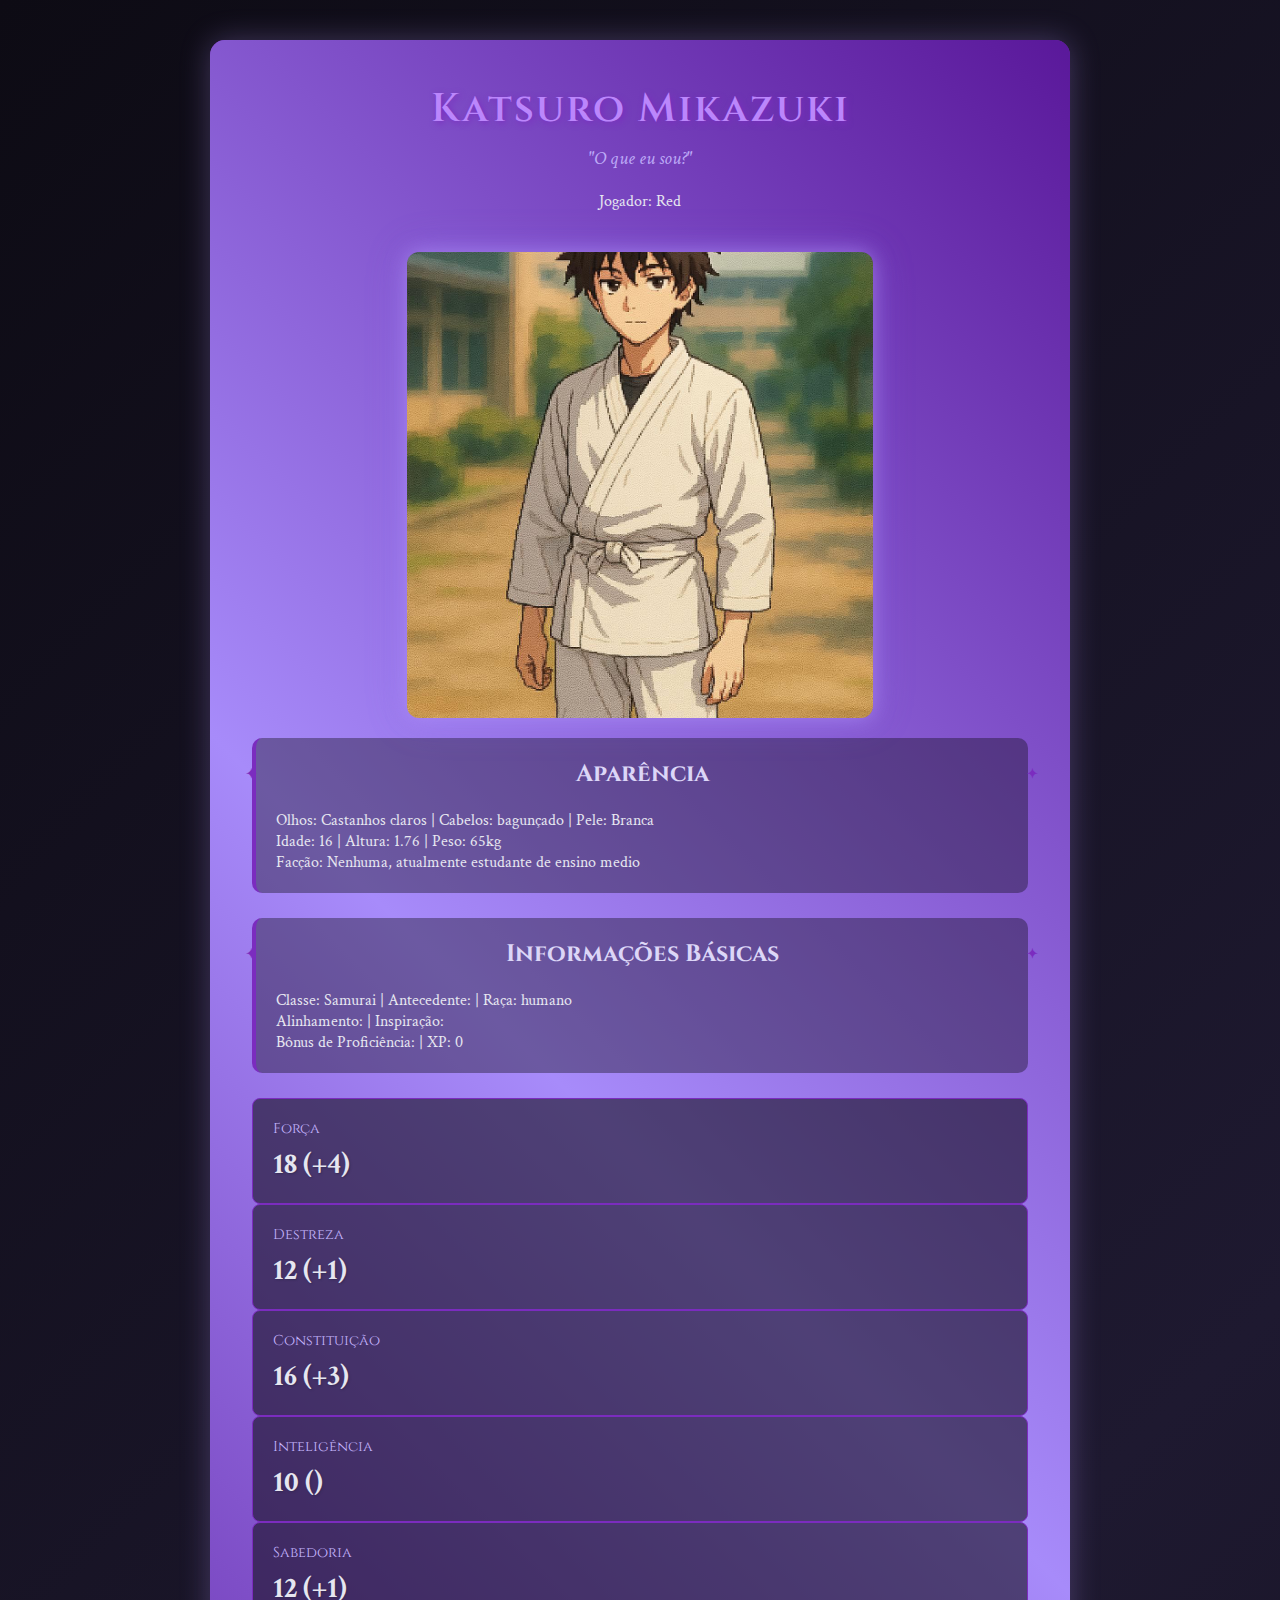
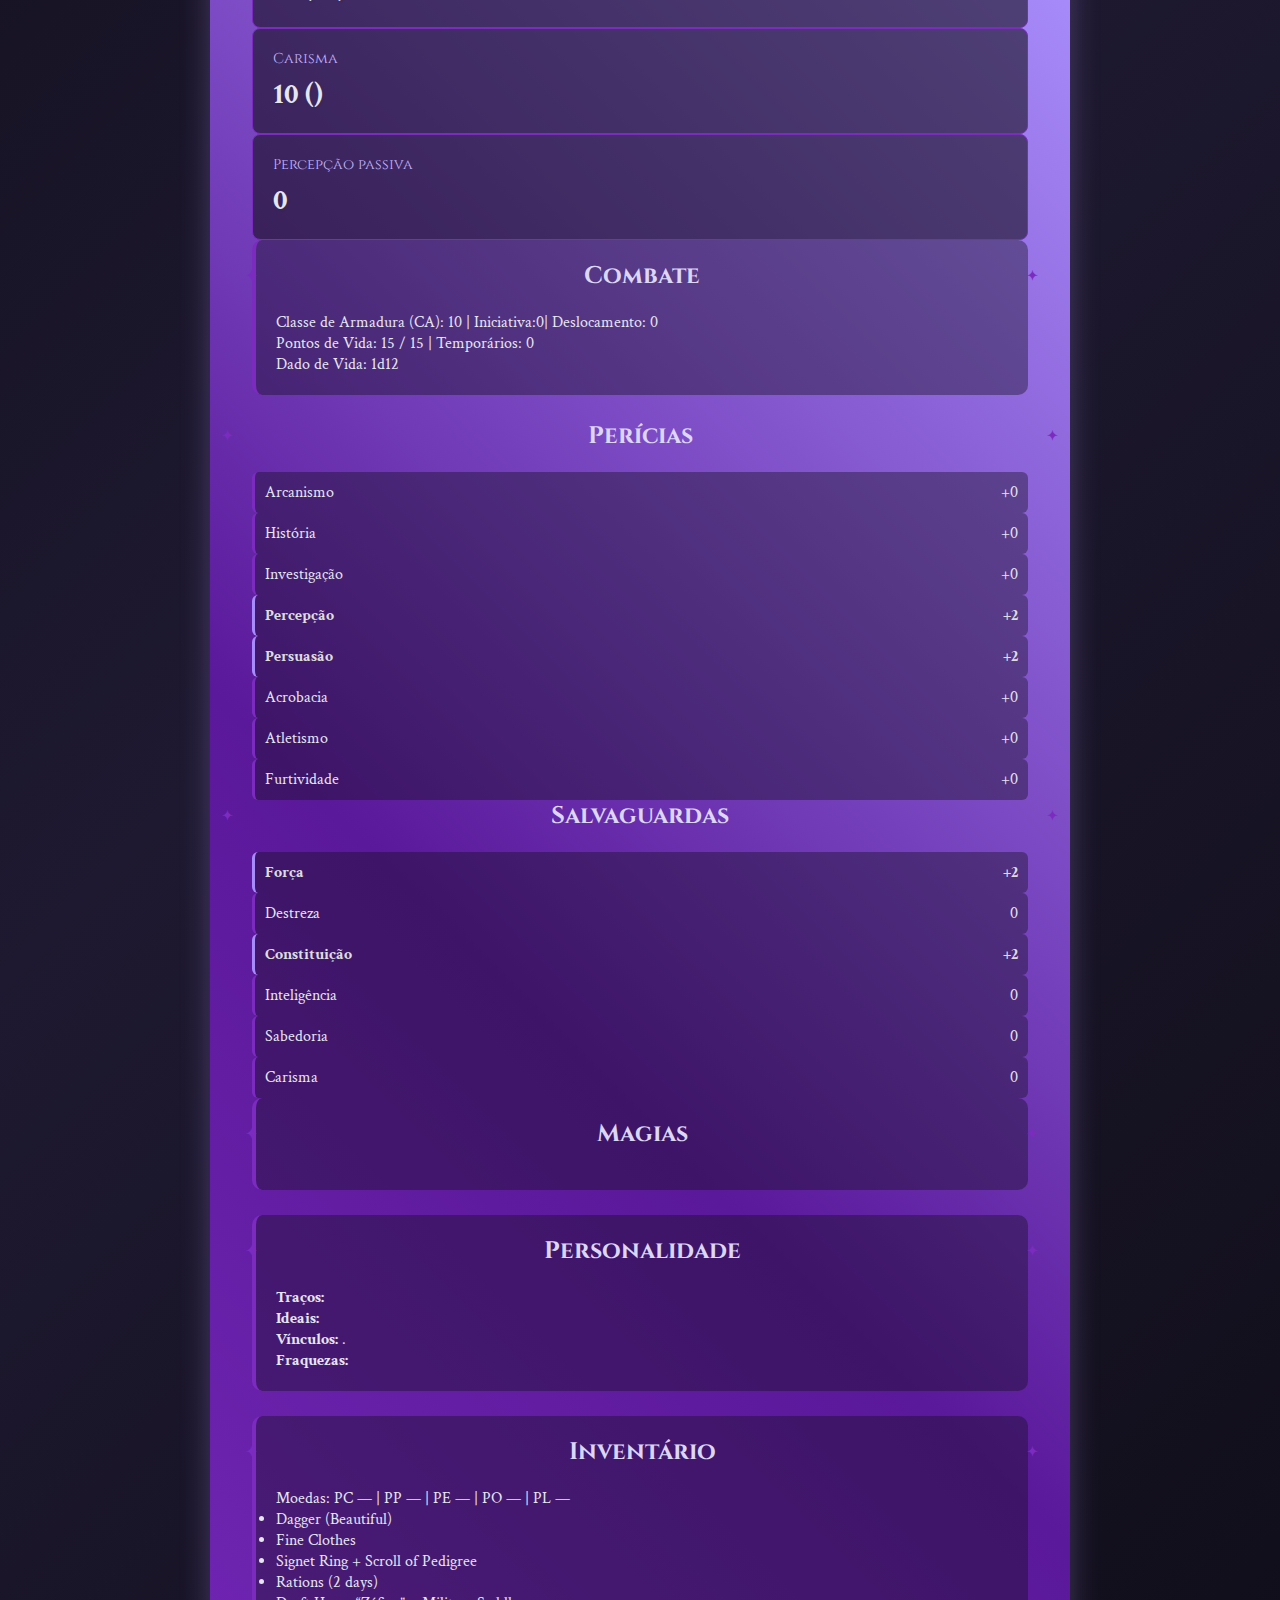
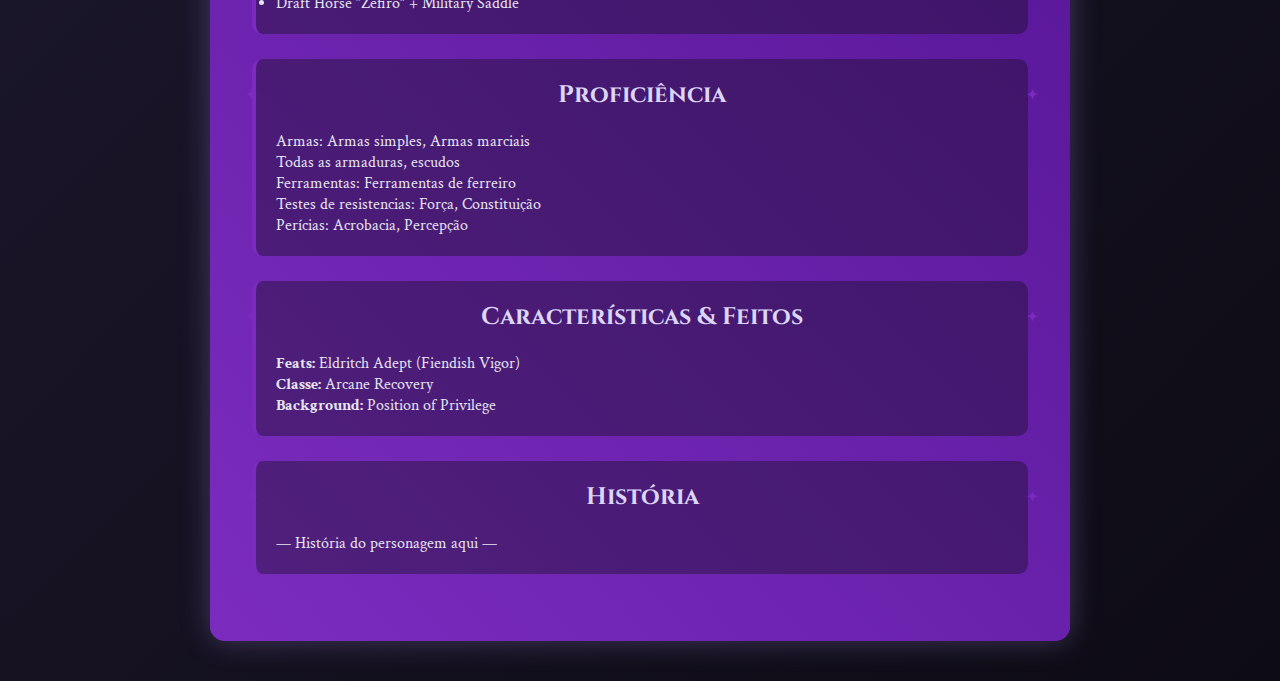
<file: index.html>
<!DOCTYPE html>
<html lang="pt-BR">
  <head>
    <meta charset="UTF-8" />
    <meta name="viewport" content="width=device-width, initial-scale=1.0" />
    <title>Ficha de RPG - Alma Fragmentada</title>
    <link rel="stylesheet" href="css/style.css" />
    <link rel="icon" type="image/png" href="img/logo.png" />
  </head>
  <body>
    <!-- Partículas -->
    <div class="ember"></div>
    <div class="spark"></div>

    <div class="container">
      <div class="character-sheet">
        <!-- Header -->
        <div class="header">
          <h1 class="character-name">Katsuro Mikazuki</h1>
          <p class="character-title">"O que eu sou?"</p>
          <p class="player">Jogador: Red</p>
        </div>

        <div class="Imagemchar">
          <img
            src="img/personagem.jpg"
            alt="Imagem do Personagem"
            class="img-char"
          />
        </div>
        <!-- Aparência -->
        <div class="section">
          <h2 class="section-title">Aparência</h2>
          <p>Olhos: Castanhos claros | Cabelos: bagunçado | Pele: Branca</p>
          <p>Idade: 16 | Altura: 1.76 | Peso: 65kg</p>
          <p>Facção: Nenhuma, atualmente estudante de ensino medio</p>
        </div>

        <!-- Informações Básicas -->
        <div class="section">
          <h2 class="section-title">Informações Básicas</h2>
          <p>Classe: Samurai | Antecedente: | Raça: humano</p>
          <p>Alinhamento: | Inspiração:</p>
          <p>Bônus de Proficiência: | XP: 0</p>
        </div>

        <!-- Atributos -->
        <div class="stats-grid">
          <div class="stat-block">
            <div class="stat-label">Força</div>
            <div class="stat-value">18 (+4)</div>
          </div>
          <div class="stat-block">
            <div class="stat-label">Destreza</div>
            <div class="stat-value">12 (+1)</div>
          </div>
          <div class="stat-block">
            <div class="stat-label">Constituição</div>
            <div class="stat-value">16 (+3)</div>
          </div>
          <div class="stat-block">
            <div class="stat-label">Inteligência</div>
            <div class="stat-value">10 ()</div>
          </div>
          <div class="stat-block">
            <div class="stat-label">Sabedoria</div>
            <div class="stat-value">12 (+1)</div>
          </div>
          <div class="stat-block">
            <div class="stat-label">Carisma</div>
            <div class="stat-value">10 ()</div>
          </div>
          <div class="stat-block">
            <div class="stat-label">Percepção passiva</div>
            <div class="stat-value">0</div>
          </div>
        </div>

        <!-- Combate -->
        <div class="section">
          <h2 class="section-title">Combate</h2>
          <p>Classe de Armadura (CA): 10 | Iniciativa:0| Deslocamento: 0</p>
          <p>Pontos de Vida: 15 / 15 | Temporários: 0</p>
          <p>Dado de Vida: 1d12</p>
        </div>

        <!-- Perícias -->
        <div class="skills">
          <h2 class="section-title">Perícias</h2>
          <div class="skill-list">
            <div class="skill">Arcanismo <span>+0</span></div>
            <div class="skill">História <span>+0</span></div>
            <div class="skill">Investigação <span>+0</span></div>
            <div class="skill proficient">Percepção <span>+2</span></div>
            <div class="skill proficient">Persuasão <span>+2</span></div>
            <div class="skill">Acrobacia <span>+0</span></div>
            <div class="skill">Atletismo <span>+0</span></div>
            <div class="skill">Furtividade <span>+0</span></div>
            <!-- etc, todas as do PDF -->
          </div>
        </div>

        <!-- Salvaguardas -->
        <div class="skills">
          <h2 class="section-title">Salvaguardas</h2>
          <div class="skill-list">
            <div class="skill proficient">Força <span>+2</span></div>
            <div class="skill">Destreza <span>0</span></div>
            <div class="skill proficient">Constituição <span>+2</span></div>
            <div class="skill">Inteligência <span>0</span></div>
            <div class="skill">Sabedoria <span>0</span></div>
            <div class="skill">Carisma <span>0</span></div>
          </div>
        </div>

        <!-- Magias -->
        <div class="section">
          <h2 class="section-title">Magias</h2>
          
          </ul>
        </div>

        <!-- Ideais, Traços, Vínculos -->
        <div class="section">
          <h2 class="section-title">Personalidade</h2>
          <p>
            <strong>Traços:</strong>
          </p>
          <p>
            <strong>Ideais:</strong>
          </p>
          <p><strong>Vínculos:</strong> .</p>
          <p>
            <strong>Fraquezas:</strong>
          </p>
        </div>

        <!-- Inventário -->
        <div class="section">
          <h2 class="section-title">Inventário</h2>
          <p>Moedas: PC — | PP — | PE — | PO — | PL —</p>
          <ul>
            <li>Dagger (Beautiful)</li>
            <li>Fine Clothes</li>
            <li>Signet Ring + Scroll of Pedigree</li>
            <li>Rations (2 days)</li>
            <li>Draft Horse “Zéfiro” + Military Saddle</li>
          </ul>
        </div>

        <!-- Inventário -->
        <div class="section">
          <h2 class="section-title">Proficiência</h2>
          <p>Armas: Armas simples, Armas marciais</p>
          <p>Todas as armaduras, escudos</p>
          <p>Ferramentas: Ferramentas de ferreiro</p>
          <p>Testes de resistencias: Força, Constituição</p>
          <p>Perícias: Acrobacia, Percepção</p>
        </div>

        <!-- Feitos e Características -->
        <div class="section">
          <h2 class="section-title">Características & Feitos</h2>
          <p><strong>Feats:</strong> Eldritch Adept (Fiendish Vigor)</p>
          <p><strong>Classe:</strong> Arcane Recovery</p>
          <p><strong>Background:</strong> Position of Privilege</p>
        </div>

        <!-- História -->
        <div class="section">
          <h2 class="section-title">História</h2>
          <p>— História do personagem aqui —</p>
        </div>
      </div>
    </div>

    <script src="js/script.js"></script>
  </body>
</html>
</file>
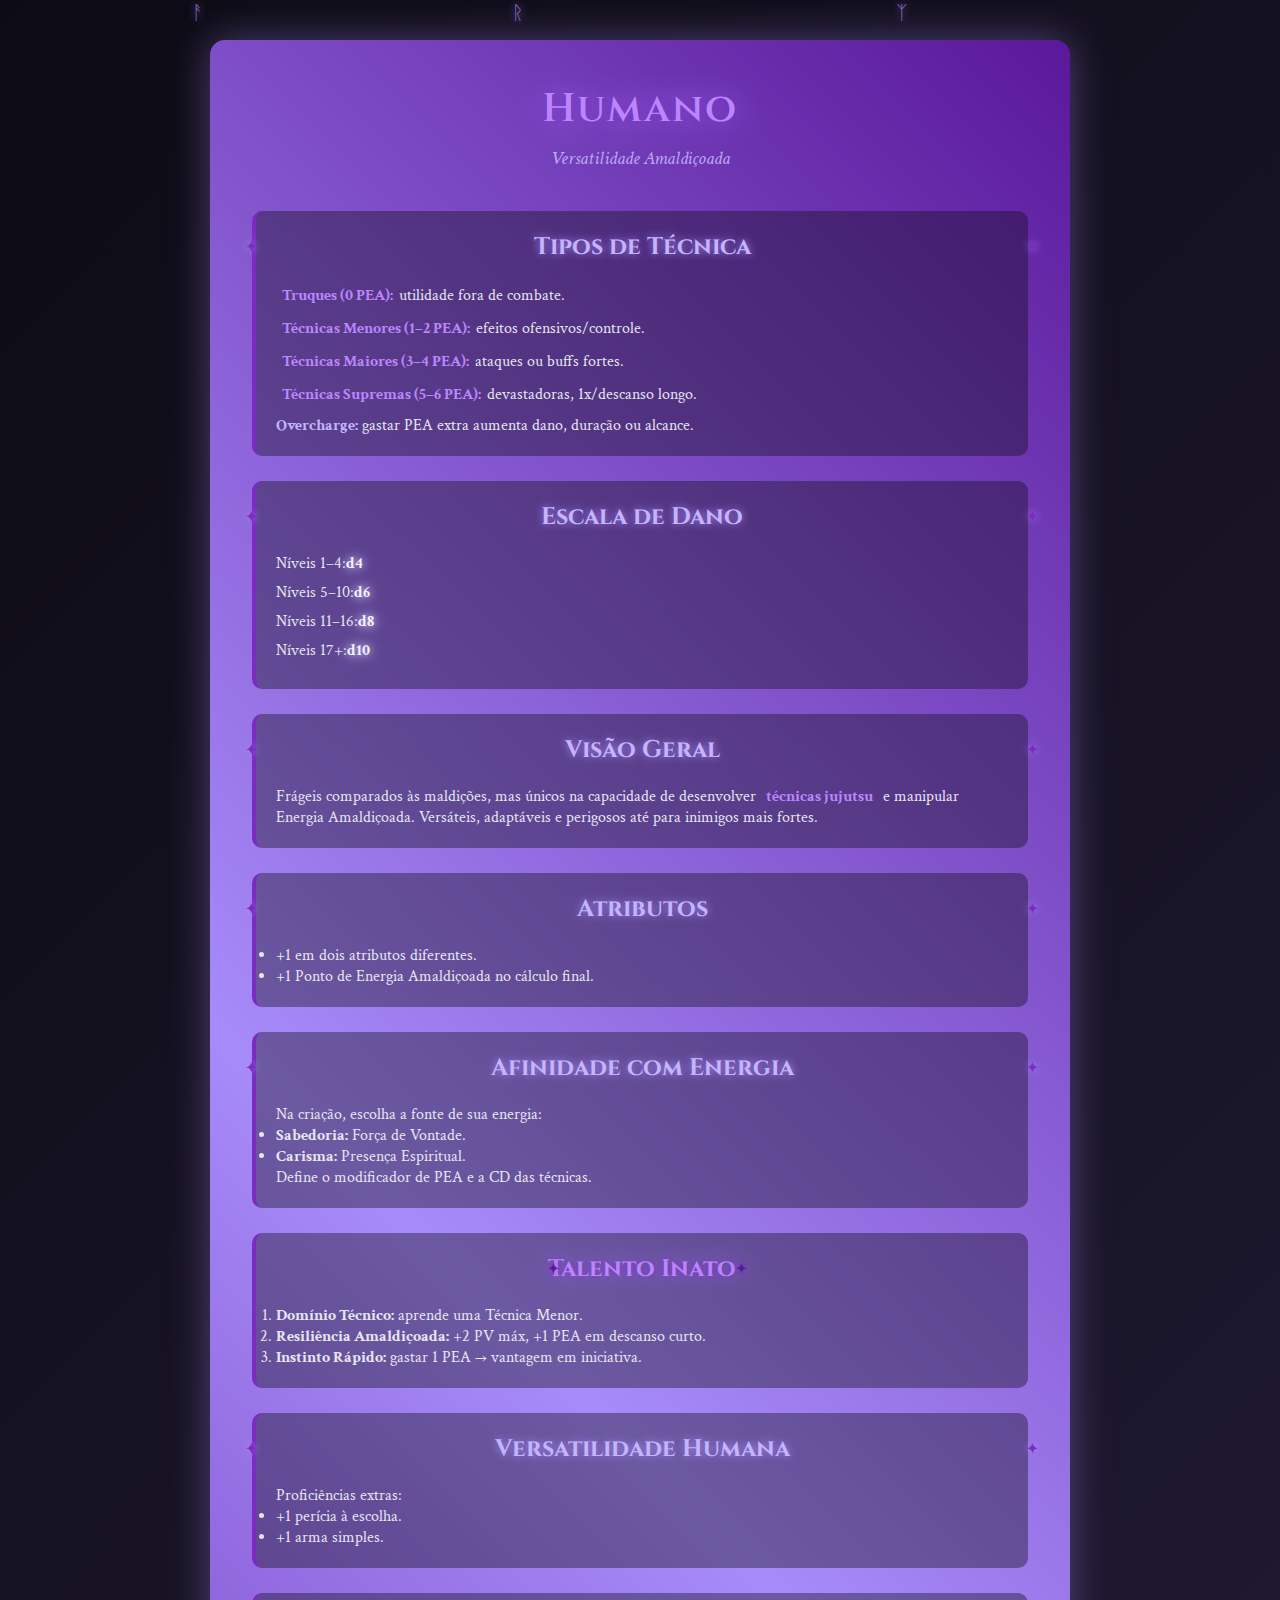
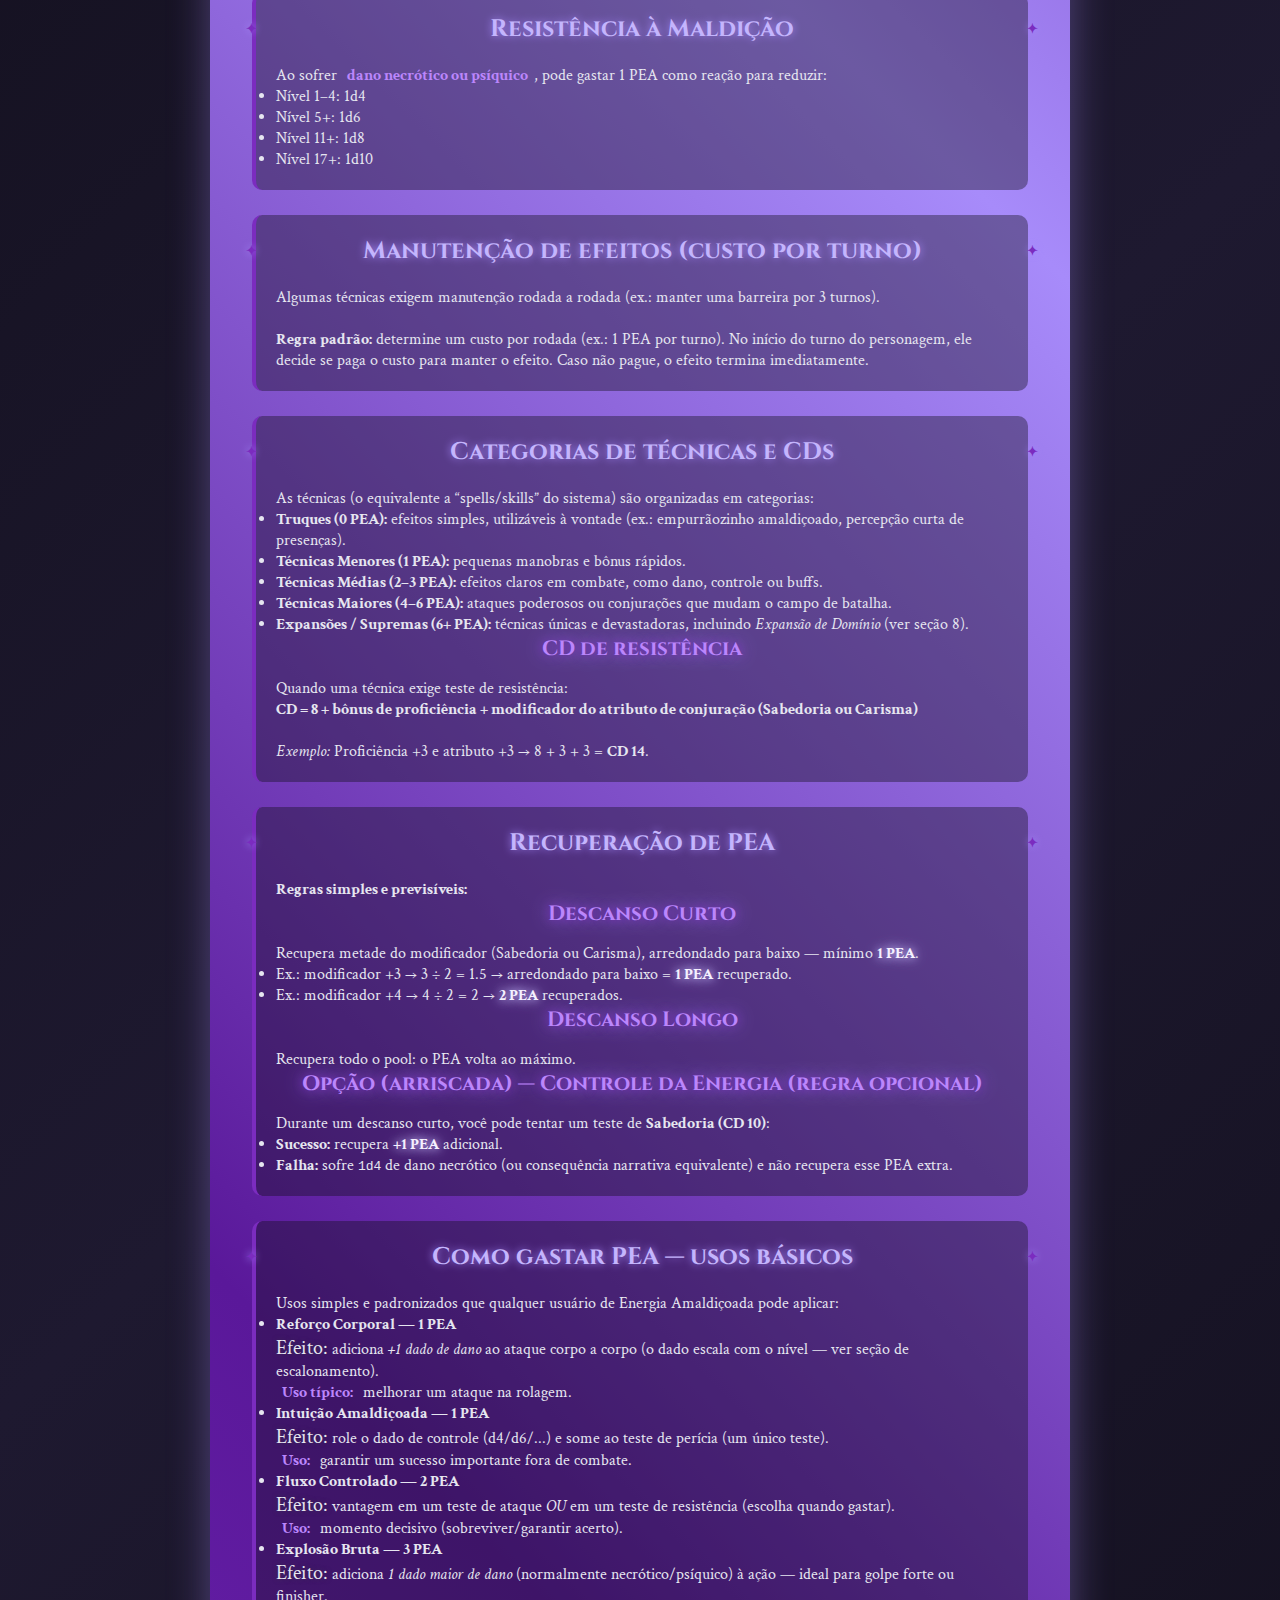
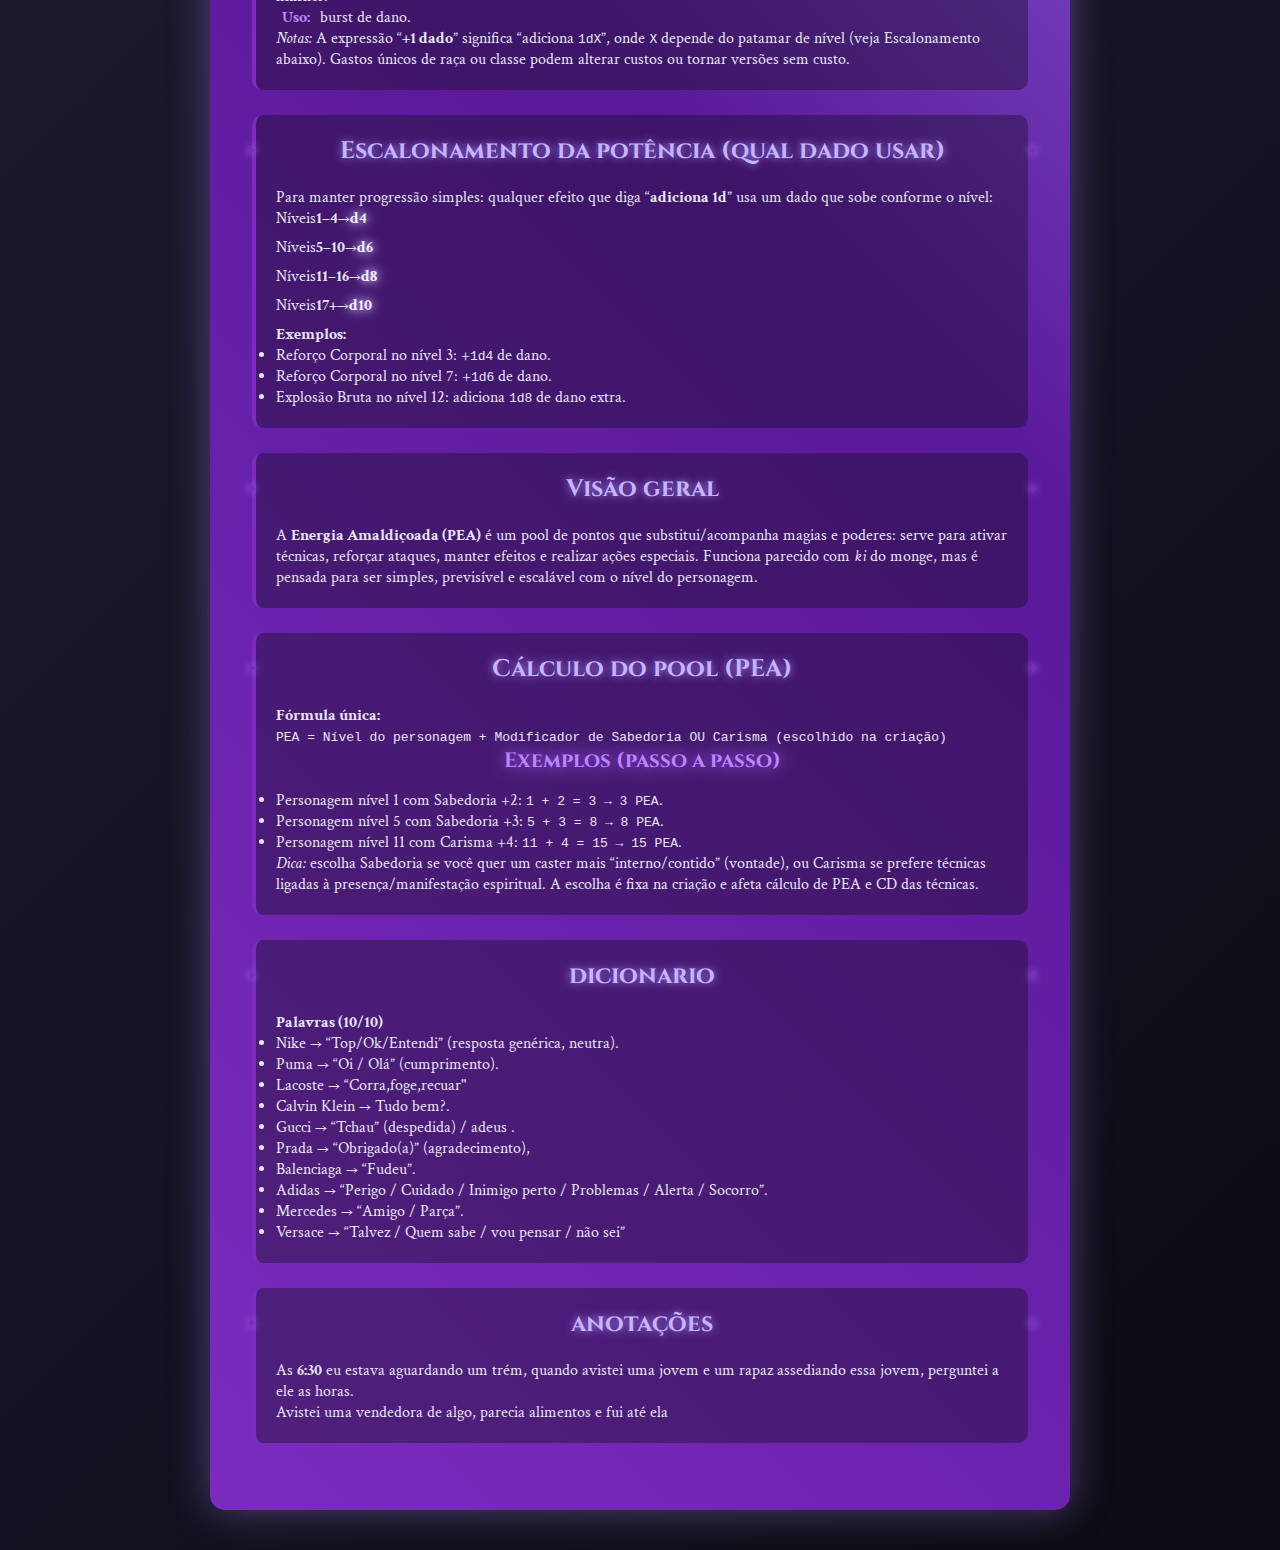
<file: caderno.html>
<!DOCTYPE html>
<html lang="pt-BR">
  <head>
    <meta charset="UTF-8" />
    <meta name="viewport" content="width=device-width, initial-scale=1.0" />
    <title>Caderno - Humano</title>
    <link rel="stylesheet" href="css/style.css" />
  </head>
  <body class="blood-theme">
    <!-- Runas Flutuantes (decorativo) -->
    <div class="rune" style="left: 15%; animation-delay: 0s">ᚨ</div>
    <div class="rune" style="left: 40%; animation-delay: 2s">ᚱ</div>
    <div class="rune" style="left: 70%; animation-delay: 4s">ᛉ</div>

    <div class="container">
      <div class="character-sheet">
        <div class="header">
          <h1 class="character-name">Humano</h1>
          <p class="character-title">Versatilidade Amaldiçoada</p>
        </div>

        <!-- Tipos de Técnica -->
        <div class="section">
          <h2 class="section-title">Tipos de Técnica</h2>
          <ul class="inventory-list">
            <li>
              <span class="texto-mark">Truques (0 PEA):</span> utilidade fora de
              combate.
            </li>
            <li>
              <span class="texto-mark">Técnicas Menores (1–2 PEA):</span>
              efeitos ofensivos/controle.
            </li>
            <li>
              <span class="texto-mark">Técnicas Maiores (3–4 PEA):</span>
              ataques ou buffs fortes.
            </li>
            <li>
              <span class="texto-mark">Técnicas Supremas (5–6 PEA):</span>
              devastadoras, 1x/descanso longo.
            </li>
          </ul>
          <p>
            <span class="strong-bold">Overcharge:</span> gastar PEA extra
            aumenta dano, duração ou alcance.
          </p>
        </div>

        <!-- Escala de Dano -->
        <div class="section">
          <h2 class="section-title">Escala de Dano</h2>
          <ul class="inventory-list">
            <li>Níveis 1–4: <span class="gold">d4</span></li>
            <li>Níveis 5–10: <span class="gold">d6</span></li>
            <li>Níveis 11–16: <span class="gold">d8</span></li>
            <li>Níveis 17+: <span class="gold">d10</span></li>
          </ul>
        </div>

        <!-- Humanos -->
        <div class="section">
          <h2 class="section-title">Visão Geral</h2>
          <p>
            Frágeis comparados às maldições, mas únicos na capacidade de
            desenvolver
            <span class="texto-mark">técnicas jujutsu</span> e manipular Energia
            Amaldiçoada. Versáteis, adaptáveis e perigosos até para inimigos
            mais fortes.
          </p>
        </div>

        <div class="section">
          <h2 class="section-title">Atributos</h2>
          <ul>
            <li>+1 em dois atributos diferentes.</li>
            <li>+1 Ponto de Energia Amaldiçoada no cálculo final.</li>
          </ul>
        </div>

        <div class="section">
          <h2 class="section-title">Afinidade com Energia</h2>
          <p>Na criação, escolha a fonte de sua energia:</p>
          <ul>
            <li><b>Sabedoria:</b> Força de Vontade.</li>
            <li><b>Carisma:</b> Presença Espiritual.</li>
          </ul>
          <p>Define o modificador de PEA e a CD das técnicas.</p>
        </div>

        <div class="section magias">
          <h2 class="section-title-fight">Talento Inato</h2>
          <ol>
            <li><b>Domínio Técnico:</b> aprende uma Técnica Menor.</li>
            <li>
              <b>Resiliência Amaldiçoada:</b> +2 PV máx, +1 PEA em descanso
              curto.
            </li>
            <li>
              <b>Instinto Rápido:</b> gastar 1 PEA → vantagem em iniciativa.
            </li>
          </ol>
        </div>

        <div class="section">
          <h2 class="section-title">Versatilidade Humana</h2>
          <p>Proficiências extras:</p>
          <ul>
            <li>+1 perícia à escolha.</li>
            <li>+1 arma simples.</li>
          </ul>
        </div>

        <div class="section">
          <h2 class="section-title">Resistência à Maldição</h2>
          <p>
            Ao sofrer
            <span class="texto-mark">dano necrótico ou psíquico</span>, pode
            gastar 1 PEA como reação para reduzir:
          </p>
          <ul>
            <li>Nível 1–4: 1d4</li>
            <li>Nível 5+: 1d6</li>
            <li>Nível 11+: 1d8</li>
            <li>Nível 17+: 1d10</li>
          </ul>
        </div>
       <div class="section">
  <h2 class="section-title">Manutenção de efeitos (custo por turno)</h2>
  <p>
    Algumas técnicas exigem manutenção rodada a rodada (ex.: manter uma barreira por 3 turnos).
    <br><br>
    <strong>Regra padrão:</strong> determine um custo por rodada (ex.: 1 PEA por turno). 
    No início do turno do personagem, ele decide se paga o custo para manter o efeito. 
    Caso não pague, o efeito termina imediatamente.
  </p>
</div>

<div class="section">
  <h2 class="section-title">Categorias de técnicas e CDs</h2>
  <p>
    As técnicas (o equivalente a “spells/skills” do sistema) são organizadas em categorias:
  </p>
  <ul>
    <li><strong>Truques (0 PEA):</strong> efeitos simples, utilizáveis à vontade (ex.: empurrãozinho amaldiçoado, percepção curta de presenças).</li>
    <li><strong>Técnicas Menores (1 PEA):</strong> pequenas manobras e bônus rápidos.</li>
    <li><strong>Técnicas Médias (2–3 PEA):</strong> efeitos claros em combate, como dano, controle ou buffs.</li>
    <li><strong>Técnicas Maiores (4–6 PEA):</strong> ataques poderosos ou conjurações que mudam o campo de batalha.</li>
    <li><strong>Expansões / Supremas (6+ PEA):</strong> técnicas únicas e devastadoras, incluindo <em>Expansão de Domínio</em> (ver seção 8).</li>
  </ul>

  <h3>CD de resistência</h3>
  <p>
    Quando uma técnica exige teste de resistência:
    <br>
    <strong>CD = 8 + bônus de proficiência + modificador do atributo de conjuração (Sabedoria ou Carisma)</strong>
    <br><br>
    <em>Exemplo:</em> Proficiência +3 e atributo +3 → 8 + 3 + 3 = <strong>CD 14</strong>.
  </p>
</div>
<!-- Recuperação de PEA -->
<div class="section">
  <h2 class="section-title">Recuperação de PEA</h2>

  <p><strong>Regras simples e previsíveis:</strong></p>

  <h3>Descanso Curto</h3>
  <p>
    Recupera metade do modificador (Sabedoria ou Carisma), arredondado para baixo — mínimo <span class="gold">1 PEA</span>.
  </p>
  <ul>
    <li>Ex.: modificador +3 → 3 ÷ 2 = 1.5 → arredondado para baixo = <span class="gold">1 PEA</span> recuperado.</li>
    <li>Ex.: modificador +4 → 4 ÷ 2 = 2 → <span class="gold">2 PEA</span> recuperados.</li>
  </ul>

  <h3>Descanso Longo</h3>
  <p>
    Recupera todo o pool: o PEA volta ao máximo.
  </p>

  <h3>Opção (arriscada) — Controle da Energia (regra opcional)</h3>
  <p>
    Durante um descanso curto, você pode tentar um teste de <strong>Sabedoria (CD 10)</strong>:
  </p>
  <ul>
    <li><strong>Sucesso:</strong> recupera <span class="gold">+1 PEA</span> adicional.</li>
    <li><strong>Falha:</strong> sofre <code>1d4</code> de dano necrótico (ou consequência narrativa equivalente) e não recupera esse PEA extra.</li>
  </ul>
</div>

<!-- Como gastar PEA — usos básicos -->
<div class="section">
  <h2 class="section-title">Como gastar PEA — usos básicos</h2>
  <p>Usos simples e padronizados que qualquer usuário de Energia Amaldiçoada pode aplicar:</p>

  <ul>
    <li>
      <strong>Reforço Corporal — 1 PEA</strong><br>
      <span class="texto-fala-amaldiçoada">Efeito:</span> adiciona <em>+1 dado de dano</em> ao ataque corpo a corpo (o dado escala com o nível — ver seção de escalonamento).<br>
      <span class="texto-mark">Uso típico:</span> melhorar um ataque na rolagem.
    </li>

    <li>
      <strong>Intuição Amaldiçoada — 1 PEA</strong><br>
      <span class="texto-fala-amaldiçoada">Efeito:</span> role o dado de controle (d4/d6/...) e some ao teste de perícia (um único teste).<br>
      <span class="texto-mark">Uso:</span> garantir um sucesso importante fora de combate.
    </li>

    <li>
      <strong>Fluxo Controlado — 2 PEA</strong><br>
      <span class="texto-fala-amaldiçoada">Efeito:</span> vantagem em um teste de ataque <em>OU</em> em um teste de resistência (escolha quando gastar).<br>
      <span class="texto-mark">Uso:</span> momento decisivo (sobreviver/garantir acerto).
    </li>

    <li>
      <strong>Explosão Bruta — 3 PEA</strong><br>
      <span class="texto-fala-amaldiçoada">Efeito:</span> adiciona <em>1 dado maior de dano</em> (normalmente necrótico/psíquico) à ação — ideal para golpe forte ou finisher.<br>
      <span class="texto-mark">Uso:</span> burst de dano.
    </li>
  </ul>

  <p><em>Notas:</em> A expressão “<strong>+1 dado</strong>” significa “adiciona <code>1dX</code>”, onde <code>X</code> depende do patamar de nível (veja Escalonamento abaixo). Gastos únicos de raça ou classe podem alterar custos ou tornar versões sem custo.</p>
</div>

<!-- Escalonamento da potência -->
<div class="section">
  <h2 class="section-title">Escalonamento da potência (qual dado usar)</h2>
  <p>
    Para manter progressão simples: qualquer efeito que diga “<strong>adiciona 1d</strong>” usa um dado que sobe conforme o nível:
  </p>
  <ul class="inventory-list">
    <li>Níveis <strong>1–4</strong> → <span class="gold">d4</span></li>
    <li>Níveis <strong>5–10</strong> → <span class="gold">d6</span></li>
    <li>Níveis <strong>11–16</strong> → <span class="gold">d8</span></li>
    <li>Níveis <strong>17+</strong> → <span class="gold">d10</span></li>
  </ul>

  <p><strong>Exemplos:</strong></p>
  <ul>
    <li>Reforço Corporal no nível 3: +<code>1d4</code> de dano.</li>
    <li>Reforço Corporal no nível 7: +<code>1d6</code> de dano.</li>
    <li>Explosão Bruta no nível 12: adiciona <code>1d8</code> de dano extra.</li>
  </ul>
</div>

<!-- Visão geral -->
<div class="section">
  <h2 class="section-title">Visão geral</h2>
  <p>
    A <strong>Energia Amaldiçoada (PEA)</strong> é um pool de pontos que substitui/acompanha magias e poderes:
    serve para ativar técnicas, reforçar ataques, manter efeitos e realizar ações especiais.
    Funciona parecido com <em>ki</em> do monge, mas é pensada para ser simples, previsível e escalável com o nível do personagem.
  </p>
</div>

<!-- Cálculo do pool (PEA) -->
<div class="section">
  <h2 class="section-title">Cálculo do pool (PEA)</h2>

  <p><strong>Fórmula única:</strong></p>
  <p><code>PEA = Nível do personagem + Modificador de Sabedoria OU Carisma (escolhido na criação)</code></p>

  <h3>Exemplos (passo a passo)</h3>
  <ul>
    <li>Personagem nível 1 com Sabedoria +2: <code>1 + 2 = 3 → 3 PEA</code>.</li>
    <li>Personagem nível 5 com Sabedoria +3: <code>5 + 3 = 8 → 8 PEA</code>.</li>
    <li>Personagem nível 11 com Carisma +4: <code>11 + 4 = 15 → 15 PEA</code>.</li>
  </ul>

  <p><em>Dica:</em> escolha Sabedoria se você quer um caster mais “interno/contido” (vontade), ou Carisma se prefere técnicas ligadas à presença/manifestação espiritual. A escolha é fixa na criação e afeta cálculo de PEA e CD das técnicas.</p>
</div>

<div class="section">
  <h2 class="section-title">dicionario</h2>

  <p><strong>Palavras (10/10)</strong></p>
  <ul>
    <li>Nike → “Top/Ok/Entendi” (resposta genérica, neutra).</li>
    <li>Puma → “Oi / Olá” (cumprimento).
</li>
    <li>Lacoste → “Corra,foge,recuar"
</li>
<li>Calvin Klein → Tudo bem?.
</li>
<li>Gucci → “Tchau” (despedida) / adeus .
</li>
<li>Prada → “Obrigado(a)” (agradecimento), 
</li>
<li>Balenciaga → “Fudeu”.
</li>
<li>Adidas → “Perigo / Cuidado / Inimigo perto / Problemas / Alerta / Socorro”.
</li>
<li>Mercedes → “Amigo / Parça”.
</li>
<li>Versace → “Talvez / Quem sabe / vou pensar / não sei” </li>


</div>


<div class="section">
  <h2 class="section-title">anotações</h2>

  <p>As <strong>6:30</strong> eu estava aguardando um trém, quando avistei uma jovem e um rapaz assediando essa jovem, perguntei a ele as horas. </p>
  <p>Avistei uma vendedora de algo, parecia alimentos e fui até ela</p>

 </div>

          </p>
        </div>
    </div>
    <script src="js/script.js"></script>
  </body>
</html>
</file>
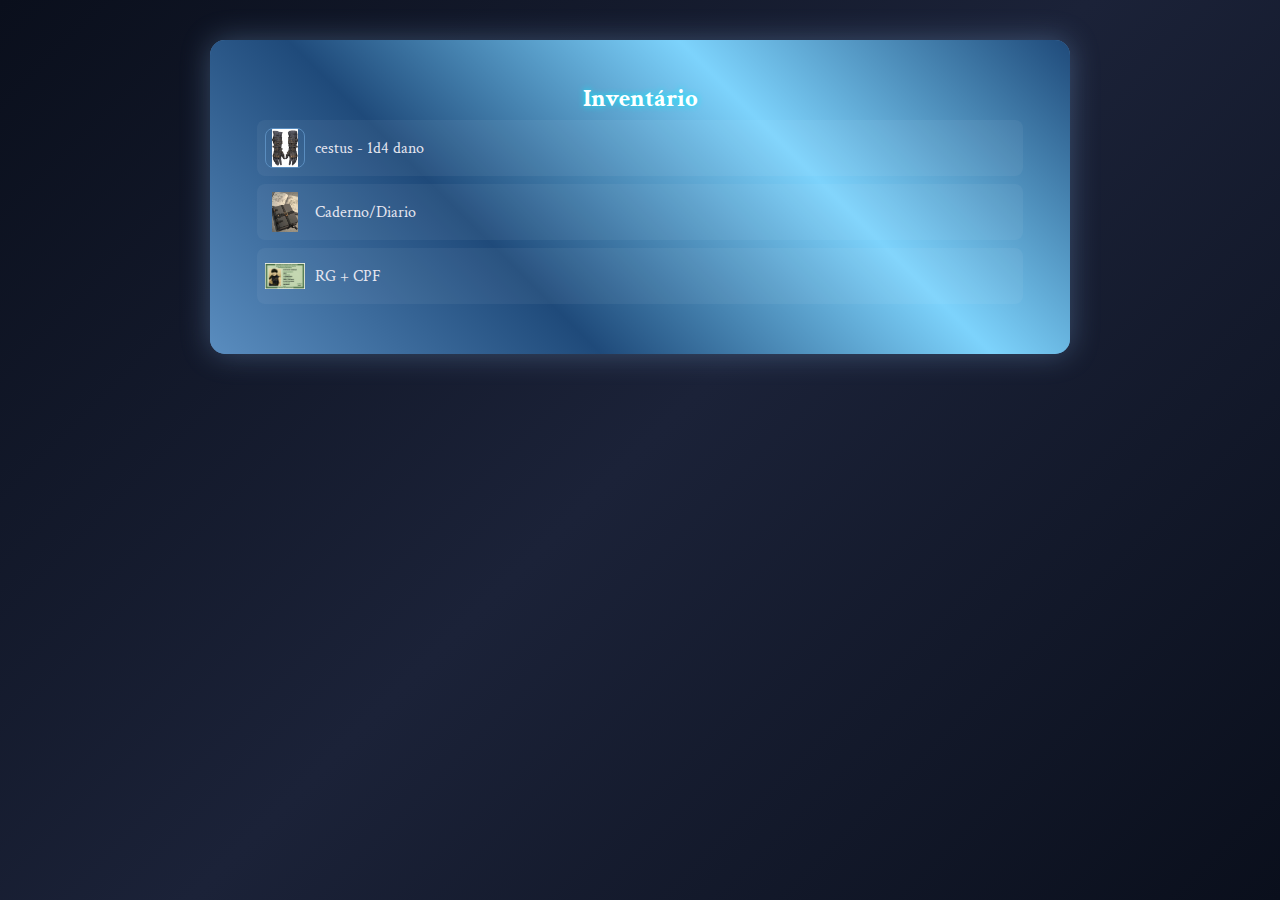
<file: inventario.html>
<!DOCTYPE html>
<html lang="pt-BR">
  <head>
    <meta charset="UTF-8" />
    <meta name="viewport" content="width=device-width, initial-scale=1" />
    <title>Ficha de RPG - Alma Fragmentada</title>
    <link rel="stylesheet" href="css/snow.css" />
    <link rel="icon" type="image/png" href="img/logo.png" />
    <link rel="stylesheet" href="css/inventario.css" />
  </head>
  <body>
    <!-- Runas -->
    <div class="rune" aria-hidden="true"></div>

    <main class="container">
      <article class="character-sheet">
        <section class="inventory">
          <h2 class="inventario-text">Inventário</h2>
          <ul class="inventory-list">
            <li class="inventory-item" data-tooltip="Cestus - Dano 1d4">
              <img src="img/cestus.jpg" alt="Cestus" class="icon-inv" />
              cestus - 1d4 dano
            </li>
            <li
              class="inventory-item"
              data-tooltip="Caderno/Diario - Anotações importantes"
            >
              <img src="img/caderno.jpg" alt="Caderno" />
              Caderno/Diario
            </li>

            <li class="inventory-item" data-tooltip="RG">
              <img src="img/rg.png" alt="RG" />
              RG + CPF
            </li>
          </ul>
        </section>
      </article>
    </main>
  </body>
</html>
</file>
<file: css/style.css>
@import url("https://fonts.googleapis.com/css2?family=Cinzel:wght@400;600&family=Crimson+Text:ital,wght@0,400;1,400&display=swap");

* {
  margin: 0;
  padding: 0;
  box-sizing: border-box;
}

body {
  background: linear-gradient(135deg, #0d0b14 0%, #1e1930 50%, #0d0b14 100%);
  min-height: 100vh;
  font-family: "Crimson Text", serif;
  color: #e6e6f0;
  overflow-x: hidden;
  position: relative;
}

/* Runas flutuantes */
.rune {
  position: absolute;
  font-family: "Cinzel", serif;
  font-size: 1.2rem;
  color: rgba(180, 150, 250, 0.7);
  text-shadow: 0 0 8px rgba(150, 120, 250, 0.8);
  animation: floatRune 6s infinite linear;
  user-select: none;
}
@keyframes floatRune {
  0% {
    transform: translateY(100vh) rotate(0deg);
    opacity: 0;
  }
  20% {
    opacity: 1;
  }
  80% {
    opacity: 0.6;
  }
  100% {
    transform: translateY(-50px) rotate(360deg);
    opacity: 0;
  }
}

.container {
  max-width: 900px;
  margin: 0 auto;
  padding: 40px 20px;
  position: relative;
  z-index: 10;
}

.character-sheet {
  background: rgba(30, 25, 48, 0.9);
  border: 2px solid #7b2cbf;
  border-radius: 15px;
  padding: 40px;
  box-shadow: 0 0 30px rgba(180, 150, 250, 0.3),
    inset 0 0 50px rgba(20, 15, 30, 0.5);
  position: relative;
  backdrop-filter: blur(5px);
}

.character-sheet::before {
  content: "";
  position: absolute;
  top: -2px;
  left: -2px;
  right: -2px;
  bottom: -2px;
  background: linear-gradient(45deg, #7b2cbf, #5a189a, #a78bfa, #5a189a);
  border-radius: 15px;
  z-index: -1;
  animation: borderGlow 4s ease-in-out infinite alternate;
}
@keyframes borderGlow {
  0% {
    opacity: 0.4;
  }
  100% {
    opacity: 0.8;
  }
}

.header {
  text-align: center;
  margin-bottom: 40px;
}

.character-name {
  font-family: "Cinzel", serif;
  font-size: 2.5rem;
  font-weight: 600;
  color: #bb86fc;
  text-shadow: 2px 2px 6px rgba(123, 44, 191, 1);
  margin-bottom: 10px;
  letter-spacing: 2px;
}
.character-title {
  font-style: italic;
  font-size: 1.2rem;
  color: #c4b5fd;
  margin-bottom: 20px;
  opacity: 0.9;
}

.section-title {
  font-family: "Cinzel", serif;
  font-size: 1.5rem;
  color: #dcd6f7;
  margin-bottom: 20px;
  text-align: center;
  position: relative;
}
.section-title::before,
.section-title::after {
  content: "✦";
  position: absolute;
  top: 50%;
  transform: translateY(-50%);
  color: #7b2cbf;
  font-size: 0.8rem;
}
.section-title::before {
  left: -30px;
}
.section-title::after {
  right: -30px;
}

.stat-block {
  background: rgba(20, 15, 30, 0.6);
  padding: 20px;
  border-radius: 8px;
  border: 1px solid #7b2cbf;
  transition: all 0.3s ease;
}
.stat-block:hover {
  border-color: #a78bfa;
  box-shadow: 0 0 15px rgba(200, 180, 250, 0.3);
}
.stat-label {
  font-family: "Cinzel", serif;
  font-size: 0.9rem;
  color: #c4b5fd;
  margin-bottom: 8px;
}
.stat-value {
  font-size: 1.8rem;
  font-weight: bold;
  color: #e6e6f0;
  text-shadow: 1px 1px 2px rgba(50, 40, 80, 0.8);
}

.section {
  background: rgba(20, 15, 30, 0.4);
  padding: 20px;
  margin-bottom: 25px;
  border-radius: 10px;
  border-left: 4px solid #7b2cbf;
}

.skill {
  background: rgba(20, 15, 30, 0.4);
  padding: 10px;
  border-radius: 6px;
  border-left: 3px solid #7b2cbf;
  display: flex;
  justify-content: space-between;
}
.skill.proficient {
  border-left-color: #a78bfa;
  font-weight: bold;
  color: #ddd;
}

.Imagemchar {
  position: relative;
  width: 60%;
  margin: 0 auto 20px auto;
  display: flex;
  justify-content: center;
  align-items: center;
}

.img-char {
  display: block;
  width: 100%;
  border-radius: 12px;
  box-shadow: 0 0 20px rgba(180, 150, 250, 0.6),
    0 0 40px rgba(150, 120, 250, 0.3);
}

.arrow {
  position: absolute;
  top: 50%;
  transform: translateY(-50%);
  font-size: 2rem;
  color: rgba(180, 150, 250, 0.7);
  text-shadow: 0 0 8px rgba(200, 200, 255, 0.6);
  cursor: pointer;
  user-select: none;
  animation: floatArrow 2s ease-in-out infinite;
  transition: color 0.3s;
  z-index: 2;
}
.arrow:hover {
  color: #bb86fc;
}
.arrow.left {
  left: -35px;
}
.arrow.right {
  right: -35px;
}
@keyframes floatArrow {
  0%,
  100% {
    transform: translateY(-50%) translateX(0);
  }
  50% {
    transform: translateY(-50%) translateX(5px);
  }
}

.img-char::after {
  content: "";
  position: absolute;
  top: -10px;
  left: -10px;
  right: -10px;
  bottom: -10px;
  border-radius: 15px;
  background: radial-gradient(
    circle,
    rgba(187, 134, 252, 0.2) 0%,
    transparent 80%
  );
  animation: glow 4s ease-in-out infinite alternate;
  z-index: -1;
}
@keyframes glow {
  0% {
    opacity: 0.2;
    box-shadow: 0 0 10px rgba(200, 180, 250, 0.3);
  }
  100% {
    opacity: 0.6;
    box-shadow: 0 0 30px rgba(220, 200, 255, 0.8);
  }
}

.bg-rune {
  position: fixed;
  font-family: "Cinzel", serif;
  font-size: 2rem;
  color: rgba(200, 180, 250, 0.25);
  text-shadow: 0 0 15px rgba(200, 180, 255, 0.9),
    0 0 25px rgba(180, 150, 250, 0.7);
  pointer-events: none;
  animation: glowRune 6s ease-in-out forwards;
  z-index: 1;
}
@keyframes glowRune {
  0% {
    opacity: 0;
    transform: scale(0.8) rotate(0deg);
  }
  20% {
    opacity: 0.8;
  }
  50% {
    opacity: 1;
    transform: scale(1.2) rotate(180deg);
    text-shadow: 0 0 25px rgba(255, 255, 255, 1),
      0 0 45px rgba(200, 200, 255, 0.9);
  }
  80% {
    opacity: 0.6;
  }
  100% {
    opacity: 0;
    transform: scale(1) rotate(360deg);
  }
}

.word {
  position: fixed;
  font-family: "Cinzel", serif;
  font-size: 1.4rem;
  color: rgba(220, 220, 255, 0.7);
  text-shadow: 0 0 10px rgba(255, 255, 255, 0.9),
    0 0 25px rgba(180, 180, 255, 0.8);
  pointer-events: none;
  animation: floatWord 8s ease-in-out forwards;
  z-index: 2;
}
@keyframes floatWord {
  0% {
    opacity: 0;
    transform: translateY(100vh) scale(0.8) rotate(-5deg);
  }
  20% {
    opacity: 0.8;
  }
  50% {
    opacity: 1;
    transform: translateY(50vh) scale(1) rotate(5deg);
  }
  80% {
    opacity: 0.7;
  }
  100% {
    opacity: 0;
    transform: translateY(-50px) scale(0.9) rotate(-5deg);
  }
}

.fala-amaldiçoada {
  font-style: "cinzel", serif;
  color: #c4b5fd;
  text-shadow: 0 0 5px #a78bfa;
  text-align: start;
  margin-bottom: 10px;
  font-size: 23px;
}

.texto-fala-amaldiçoada {
  font-style: "cinzel", serif;
  color: #fffdfd;
  text-shadow: 0 0 5px #3a2d50;
  margin-top: 5px;
  font-size: 20px;
}

.texto-mark {
  color: #bb86fc;
  padding: 2px 6px;
  border-radius: 4px;
  font-weight: bold;
  font-size: 16px;
}

.texto-mark:hover {
  background: rgba(187, 134, 252, 0.1);
  box-shadow: 0 0 8px rgba(167, 139, 250, 0.6);
  cursor: pointer;
  text-decoration: underline;
  transition: all 0.3s ease;
  text-shadow: 0 0 8px #bb86fc, 0 0 15px #a78bfa;
}

.section-title-fight {
  font-family: "Cinzel", serif;
  font-size: 1.5rem;
  color: #bb86fc;
  margin-bottom: 20px;
  text-align: center;
  position: relative;
}
.section-title-fight::before,
.section-title-fight::after {
  content: "✦";
  position: absolute;
  top: 50%;
  transform: translateY(-50%);
  color: #5a189a;
  font-size: 0.8rem;
}

.strong-bold {
  font-weight: bold;
  color: #c4b5fd;
}
.gold {
  color: gold;
  font-weight: bold;
  text-shadow: 0 0 8px gold, 0 0 15px goldenrod;
}

/* === TEMA BLOOD === */
b/* === TEMA INUMAKI (substituindo cores do blood-theme) === */
body.blood-theme {
  background: linear-gradient(135deg, #0d0b14 0%, #1e1930 50%, #0d0b14 100%);
  color: #dcdcdc;
}

body.blood-theme .character-sheet {
  background: rgba(30, 25, 48, 0.9);
  border: 2px solid #5a189a;
  box-shadow: 0 0 40px rgba(167, 139, 250, 0.4),
    inset 0 0 60px rgba(20, 15, 30, 0.8);
}

body.blood-theme .character-name {
  color: #bb86fc;
  text-shadow: 0 0 15px #7b2cbf, 0 0 30px #a78bfa;
}

body.blood-theme .section-title {
  color: #c4b5fd;
  text-shadow: 0 0 8px #a78bfa;
}

body.blood-theme .stat-block {
  background: rgba(20, 15, 30, 0.6);
  border: 1px solid #7b2cbf;
}

body.blood-theme .skill {
  border-left: 3px solid #5a189a;
  color: #ddd;
}

body.blood-theme .img-char {
  box-shadow: 0 0 25px rgba(167, 139, 250, 0.7), 0 0 50px rgba(90, 24, 154, 0.5);
}

body.blood-theme h3 {
  color: #bb86fc;
  text-shadow: 0 0 10px #7b2cbf, 0 0 20px #a78bfa;
}

body.blood-theme .fala-amaldiçoada {
  color: #c4b5fd;
  text-shadow: 0 0 5px #a78bfa;
}

body.blood-theme .texto-fala-amaldiçoada {
  color: #e6e6f0;
  text-shadow: 0 0 5px #3a2d50;
}

body.blood-theme .texto-mark {
  color: #bb86fc;
  background: none;
}

body.blood-theme .texto-mark:hover {
  background: rgba(187, 134, 252, 0.1);
  box-shadow: 0 0 8px rgba(167, 139, 250, 0.6);
  text-shadow: 0 0 8px #bb86fc, 0 0 15px #a78bfa;
}

body.blood-theme .section-title-fight {
  color: #bb86fc;
  text-shadow: 0 0 10px #7b2cbf, 0 0 20px #a78bfa;
}

body.blood-theme .strong-bold {
  color: #c4b5fd;
}

body.blood-theme a {
  color: #c4b5fd;
}

body.blood-theme a:hover {
  color: #bb86fc;
}

.inventory-list {
  list-style: none; /* remove bolinhas padrão */
  padding: 0;
  margin: 0;
}

.inventory-list li {
  display: flex; /* ícone + texto ficam alinhados */
  align-items: center; /* centraliza verticalmente */
  margin-bottom: 8px; /* espaço entre os itens */
}

.item-icon {
  width: 60px;
  height: 60px;
  margin-right: 8px; /* espaço entre ícone e texto */
  object-fit: contain; /* evita distorção */
}

a {
  color: #bb86fc;
  text-decoration: none;
  transition: color 0.3s;
  font-size: 35px;
}

h3 {
  text-align: center;
  margin-bottom: 15px;
  font-family: "Cinzel", serif;
  font-size: 1.3rem;
  color: #c4b5fd;
  text-shadow: 0 0 10px #a78bfa, 0 0 20px #7b2cbf;
}

.fala-amaldiçoada {
  font-style: "cinzel", serif;
  color: #c4b5fd;
  text-shadow: 0 0 5px #a78bfa;
  text-align: start;
  margin-bottom: 10px;
  font-size: 23px;
}

.texto-fala-amaldiçoada {
  font-style: "cinzel", serif;
  color: #fffdfd;
  text-shadow: 0 0 5px #3a2d50;
  margin-top: 5px;
  font-size: 20px;
}

.texto-mark {
  color: #bb86fc;
  padding: 2px 6px;
  border-radius: 4px;
  font-weight: bold;
  font-size: 16px;
}

.texto-mark:hover {
  background: rgba(187, 134, 252, 0.1);
  box-shadow: 0 0 8px rgba(167, 139, 250, 0.6);
  cursor: pointer;
  text-decoration: underline;
  transition: all 0.3s ease;
  text-shadow: 0 0 8px #bb86fc, 0 0 15px #a78bfa;
}

.section-title-fight {
  font-family: "Cinzel", serif;
  font-size: 1.5rem;
  color: #bb86fc;
  margin-bottom: 20px;
  text-align: center;
  position: relative;
}
.section-title-fight::before,
.section-title-fight::after {
  content: "✦";
  position: absolute;
  top: 50%;
  transform: translateY(-50%);
  color: #5a189a;
  font-size: 0.8rem;
}

.strong-bold {
  font-weight: bold;
  color: #c4b5fd;
}

.gold {
  color: #f5f1ff;
  font-weight: bold;
  text-shadow: 0 0 8px #d0c4ff, 0 0 15px #b5aaff;
}
</file>
<file: css/snow.css>
/* Contêiner da neve */
.snow {
  position: fixed;
  top: 0;
  left: 0;
  width: 100%;
  height: 100%;
  pointer-events: none;
  z-index: 9999;
}

/* Cada floco de neve */
.snowflake {
  position: absolute;
  top: -10px;
  color: white;
  font-size: 1em;
  opacity: 0.8;
  animation: fall linear infinite;
}

/* Animação de queda + vento */
@keyframes fall {
  0% {
    transform: translateX(0) translateY(0) rotate(0deg);
    opacity: 0.8;
  }
  100% {
    transform: translateX(var(--wind, 100px)) translateY(110vh) rotate(360deg);
    opacity: 0.2;
  }
}
</file>
<file: css/inventario.css>
/* === Importação de fontes === */
@import url("https://fonts.googleapis.com/css2?family=Cinzel:wght@400;600&family=Crimson+Text:ital,wght@0,400;1,400&display=swap");

/* === Reset e base === */
* {
  margin: 0;
  padding: 0;
  box-sizing: border-box;
}

body {
  background: linear-gradient(135deg, #0a0f1c 0%, #1b2238 50%, #0a0f1c 100%);
  min-height: 100vh;
  font-family: "Crimson Text", serif;
  color: #e6e6f0;
  overflow-x: hidden;
  position: relative;
}

/* === Runas flutuantes === */
.rune {
  position: absolute;
  font-family: "Cinzel", serif;
  font-size: 1.2rem;
  color: rgba(180, 220, 255, 0.75);
  text-shadow: 0 0 8px rgba(150, 200, 255, 0.8);
  animation: floatRune 6s infinite linear;
  user-select: none;
}
@keyframes floatRune {
  0% {
    transform: translateY(100vh) rotate(0deg);
    opacity: 0;
  }
  20% {
    opacity: 1;
  }
  80% {
    opacity: 0.6;
  }
  100% {
    transform: translateY(-50px) rotate(360deg);
    opacity: 0;
  }
}

/* === Container principal === */
.container {
  max-width: 900px;
  margin: 0 auto;
  padding: 40px 20px;
  position: relative;
  z-index: 10;
}

/* === Ficha do personagem === */
.character-sheet {
  background: rgba(25, 35, 55, 0.85);
  border: 2px solid #5a8dbf;
  border-radius: 15px;
  padding: 40px;
  box-shadow: 0 0 30px rgba(150, 200, 255, 0.3),
    inset 0 0 50px rgba(20, 30, 50, 0.6);
  position: relative;
  backdrop-filter: blur(6px) brightness(1.05);
}
.character-sheet::before {
  content: "";
  position: absolute;
  top: -2px;
  left: -2px;
  right: -2px;
  bottom: -2px;
  background: linear-gradient(45deg, #5a8dbf, #1f4a7a, #7dd3fc, #1f4a7a);
  border-radius: 15px;
  z-index: -1;
  animation: borderGlow 4s ease-in-out infinite alternate;
}
@keyframes borderGlow {
  0% {
    opacity: 0.4;
  }
  100% {
    opacity: 0.9;
  }
}

/* === Cabeçalho === */
.header {
  text-align: center;
  margin-bottom: 40px;
}
.character-name {
  font-family: "Cinzel", serif;
  font-size: 2.5rem;
  font-weight: 600;
  color: #7dd3fc;
  text-shadow: 2px 2px 8px rgba(120, 200, 255, 1);
  margin-bottom: 10px;
  letter-spacing: 2px;
}
.character-title {
  font-style: italic;
  font-size: 1.2rem;
  color: #bae6fd;
  margin-bottom: 20px;
  opacity: 0.9;
}

/* === Títulos de seção === */
.section-title,
.section-title-fight {
  font-family: "Cinzel", serif;
  font-size: 1.5rem;
  margin-bottom: 20px;
  text-align: center;
  position: relative;
}
.section-title {
  color: #dbeafe;
}
.section-title-fight {
  color: #7dd3fc;
}
.section-title::before,
.section-title::after,
.section-title-fight::before,
.section-title-fight::after {
  content: "❄";
  position: absolute;
  top: 50%;
  transform: translateY(-50%);
  font-size: 0.9rem;
}
.section-title::before,
.section-title-fight::before {
  left: -30px;
  color: #38bdf8;
}
.section-title::after,
.section-title-fight::after {
  right: -30px;
}
.section-title-fight::before,
.section-title-fight::after {
  color: #0ea5e9;
}

/* === Blocos de atributos === */
.stat-block {
  background: rgba(20, 30, 50, 0.55);
  padding: 20px;
  border-radius: 8px;
  border: 1px solid #3b82f6;
  transition: all 0.3s ease;
  margin-bottom: 15px;
  backdrop-filter: blur(4px);
}
.stat-block:hover {
  border-color: #7dd3fc;
  box-shadow: 0 0 18px rgba(150, 200, 255, 0.4);
}
.stat-label {
  font-family: "Cinzel", serif;
  font-size: 0.9rem;
  color: #93c5fd;
  margin-bottom: 8px;
}
.stat-value {
  font-size: 1.8rem;
  font-weight: bold;
  color: #f0f9ff;
  text-shadow: 1px 1px 2px rgba(20, 40, 80, 0.8);
}

/* === Seções gerais === */
.section {
  background: rgba(20, 30, 50, 0.4);
  padding: 20px;
  margin-bottom: 25px;
  border-radius: 10px;
  border-left: 4px solid #3b82f6;
  backdrop-filter: blur(3px);
}

/* === Lista de habilidades === */
.skill {
  background: rgba(20, 30, 50, 0.4);
  padding: 10px;
  border-radius: 6px;
  border-left: 3px solid #38bdf8;
  display: flex;
  justify-content: space-between;
  margin-bottom: 8px;
}
.skill.proficient {
  border-left-color: #7dd3fc;
  font-weight: bold;
  color: #e0f2fe;
}

/* === Imagem do personagem e setas === */
.Imagemchar {
  position: relative;
  width: 60%;
  margin: 0 auto 20px auto;
  display: flex;
  justify-content: center;
  align-items: center;
}
.img-char {
  display: block;
  width: 100%;
  border-radius: 12px;
  box-shadow: 0 0 25px rgba(120, 200, 255, 0.7),
    0 0 50px rgba(90, 180, 255, 0.4);
  position: relative;
}
.img-char::after {
  content: "";
  position: absolute;
  top: -10px;
  left: -10px;
  right: -10px;
  bottom: -10px;
  border-radius: 15px;
  background: radial-gradient(
    circle,
    rgba(120, 200, 255, 0.25) 0%,
    transparent 80%
  );
  animation: glow 4s ease-in-out infinite alternate;
  z-index: -1;
}
@keyframes glow {
  0% {
    opacity: 0.2;
    box-shadow: 0 0 15px rgba(180, 220, 255, 0.3);
  }
  100% {
    opacity: 0.6;
    box-shadow: 0 0 35px rgba(200, 240, 255, 0.9);
  }
}
.arrow {
  position: absolute;
  top: 50%;
  transform: translateY(-50%);
  font-size: 2rem;
  color: rgba(150, 200, 255, 0.8);
  text-shadow: 0 0 8px rgba(200, 240, 255, 0.6);
  cursor: pointer;
  user-select: none;
  animation: floatArrow 2s ease-in-out infinite;
  transition: color 0.3s;
  z-index: 2;
}
.arrow:hover {
  color: #7dd3fc;
}
.arrow.left {
  left: -35px;
}
.arrow.right {
  right: -35px;
}
@keyframes floatArrow {
  0%,
  100% {
    transform: translateY(-50%) translateX(0);
  }
  50% {
    transform: translateY(-50%) translateX(5px);
  }
}

/* === Runas de fundo === */
.bg-rune {
  position: fixed;
  font-family: "Cinzel", serif;
  font-size: 2rem;
  color: rgba(200, 230, 255, 0.25);
  text-shadow: 0 0 15px rgba(200, 240, 255, 0.9),
    0 0 25px rgba(150, 200, 255, 0.7);
  pointer-events: none;
  animation: glowRune 6s ease-in-out forwards;
  z-index: 1;
}
@keyframes glowRune {
  0% {
    opacity: 0;
    transform: scale(0.8) rotate(0deg);
  }
  20% {
    opacity: 0.8;
  }
  50% {
    opacity: 1;
    transform: scale(1.2) rotate(180deg);
    text-shadow: 0 0 25px rgba(230, 250, 255, 1),
      0 0 45px rgba(180, 220, 255, 0.9);
  }
  80% {
    opacity: 0.6;
  }
  100% {
    opacity: 0;
    transform: scale(1) rotate(360deg);
  }
}

/* === Palavras flutuantes === */
.word {
  position: fixed;
  font-family: "Cinzel", serif;
  font-size: 1.4rem;
  color: rgba(210, 240, 255, 0.8);
  text-shadow: 0 0 12px rgba(240, 250, 255, 1),
    0 0 25px rgba(180, 220, 255, 0.8);
  pointer-events: none;
  animation: floatWord 8s ease-in-out forwards;
  z-index: 2;
}
@keyframes floatWord {
  0% {
    opacity: 0;
    transform: translateY(100vh) scale(0.8) rotate(-5deg);
  }
  20% {
    opacity: 0.8;
  }
  50% {
    opacity: 1;
    transform: translateY(50vh) scale(1) rotate(5deg);
  }
  80% {
    opacity: 0.7;
  }
  100% {
    opacity: 0;
    transform: translateY(-50px) scale(0.9) rotate(-5deg);
  }
}

/* === Estilos de texto especiais === */
.fala-amaldiçoada {
  font-family: "Cinzel", serif;
  color: #7dd3fc;
  text-shadow: 0 0 6px #38bdf8;
  text-align: start;
  margin-bottom: 10px;
  font-size: 23px;
}
.texto-fala-amaldiçoada {
  font-family: "Cinzel", serif;
  color: #f0f9ff;
  text-shadow: 0 0 6px #1e3a8a;
  margin-top: 5px;
  font-size: 20px;
}
.texto-mark {
  color: #7dd3fc;
  padding: 2px 6px;
  border-radius: 4px;
  font-weight: bold;
  font-size: 16px;
  transition: all 0.3s ease;
}
.texto-mark:hover {
  background: rgba(120, 200, 255, 0.15);
  box-shadow: 0 0 10px rgba(120, 200, 255, 0.6);
  cursor: pointer;
  text-decoration: underline;
  text-shadow: 0 0 10px #7dd3fc, 0 0 20px #38bdf8;
}

/* === Títulos h3 === */
h3 {
  text-align: center;
  margin-bottom: 15px;
  font-family: "Cinzel", serif;
  font-size: 1.3rem;
  color: #93c5fd;
  text-shadow: 0 0 12px #38bdf8, 0 0 25px #1e3a8a;
}

/* === Classes utilitárias === */
.strong-bold {
  font-weight: bold;
  color: #7dd3fc;
}
.gold {
  color: #e0f2fe;
  font-weight: bold;
  text-shadow: 0 0 10px #93c5fd, 0 0 20px #38bdf8;
}

/* === Links === */
a {
  color: #7dd3fc;
  text-decoration: none;
  transition: color 0.3s;
  font-size: 35px;
}
a:hover {
  color: #bae6fd;
}

/* === Inventário === */
.inventory-list {
  list-style: none;
  padding: 0;
  margin: 0;
}
.inventory-list li {
  display: flex;
  align-items: center;
  margin-bottom: 8px;
}
.item-icon {
  width: 60px;
  height: 60px;
  margin-right: 8px;
  object-fit: contain;
}

/* === Neve === */
.snowflake {
  position: fixed;
  top: -5vh;
  color: #ffffff;
  pointer-events: none;
  animation: fallSnow 8s linear forwards;
  z-index: 2;
  font-size: 1rem;
  opacity: 0.8;
  text-shadow: 0 0 8px rgba(240, 250, 255, 0.9),
    0 0 12px rgba(200, 230, 255, 0.6);
}

@keyframes fallSnow {
  0% {
    transform: translateY(0) rotate(0deg) scale(0.8);
    opacity: 1;
  }
  100% {
    transform: translateY(110vh) rotate(360deg) scale(1.2);
    opacity: 0.2;
  }
}

.inventory-list {
  list-style: none;
  padding: 0;
  margin: 0;
  max-height: 300px;
  overflow-y: auto;

  /* Melhor aparência da scrollbar */
  scrollbar-width: thin;
  scrollbar-color: #555 #1a1a2e; /* Firefox */
}

.inventory-list::-webkit-scrollbar {
  width: 8px;
}
.inventory-list::-webkit-scrollbar-track {
  background: #1a1a2e;
  border-radius: 10px;
}
.inventory-list::-webkit-scrollbar-thumb {
  background: #555;
  border-radius: 10px;
}
.inventory-list::-webkit-scrollbar-thumb:hover {
  background: #888;
}

/* Estilo dos itens */
.inventory-item {
  display: flex;
  align-items: center;
  gap: 10px;
  padding: 8px;
  margin: 5px;
  border-radius: 8px;
  background: rgba(255, 255, 255, 0.05);
  cursor: pointer;
  transition: background 0.2s ease;
}

.inventory-item:hover {
  background: rgba(125, 211, 252, 0.2);
}

/* Imagem do item */
.inventory-item img {
  width: 40px;
  height: 40px;
  object-fit: contain;
}

.inventario-text {
  flex: 1;
  text-align: center;
  color: #ffffff;
  text-shadow: 0 0 6px #00eeff;
  font-size: 25px;
}

/* Tooltip */
.inventory-item[data-tooltip] {
  position: relative;
}

.inventory-item[data-tooltip]::after {
  content: attr(data-tooltip);
  position: absolute;
  bottom: 120%; /* começa um pouco mais acima */
  left: 50%;
  transform: translateX(-50%) translateY(0);
  background: rgba(0, 0, 0, 0.85);
  color: #fff;
  padding: 6px 10px;
  border-radius: 6px;
  font-size: 0.9rem;
  white-space: nowrap;
  opacity: 0;
  pointer-events: none;
  transition: opacity 0.2s ease, transform 0.2s ease;
  z-index: 100;
}

.inventory-item[data-tooltip]:hover::after {
  opacity: 1;
  transform: translateX(-50%) translateY(-5px); /* sobe suavemente */
}

/* Largura da barra */
::-webkit-scrollbar {
  width: 10px; /* largura vertical */
  height: 10px; /* altura horizontal */
}

/* Fundo da barra */
::-webkit-scrollbar-track {
  background: #1a1a2e; /* cor de fundo da "trilha" */
  border-radius: 10px;
}

/* Barra de rolagem (o "thumb") */
::-webkit-scrollbar-thumb {
  background: #57d8ff; /* cor da barra */
  border-radius: 10px;
}

/* Quando passa o mouse por cima */
::-webkit-scrollbar-thumb:hover {
  background: #398ea8;
}

.icon-inv {
  width: 40px;
  height: 40px;
  object-fit: contain;
  border: 1px solid #5a8dbf;
  border-radius: 8px;
}
.icon-inv {
  width: 100%; /* largura do container */
  height: 100%; /* altura do container */
  object-fit: cover; /* preenche todo o espaço, corta se necessário */
  border: 1px solid #5a8dbf;
  border-radius: 8px;
  display: block;
  transition: all 0.3s ease;
}

.icon-inv:hover {
  box-shadow: 0 0 15px rgba(90, 141, 191, 0.7);
  border-color: #7dd3fc;
}
</file>
